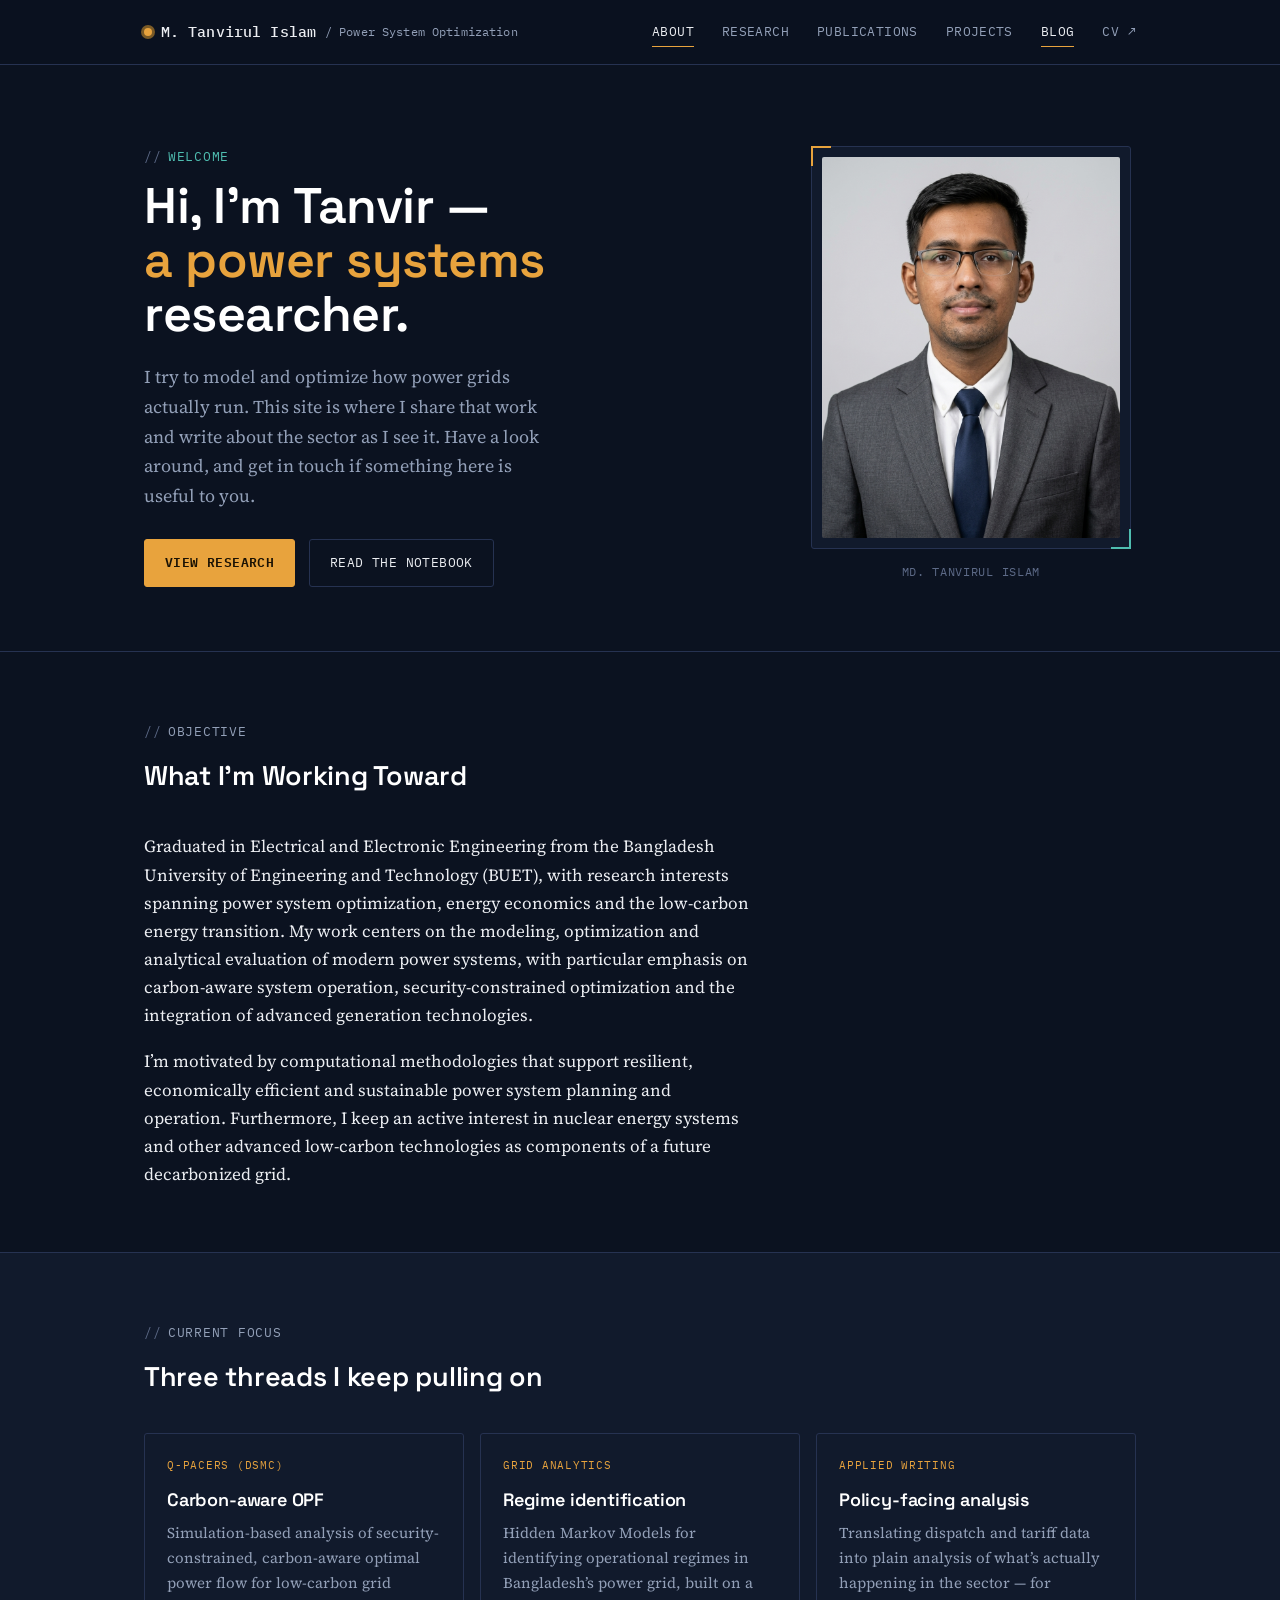
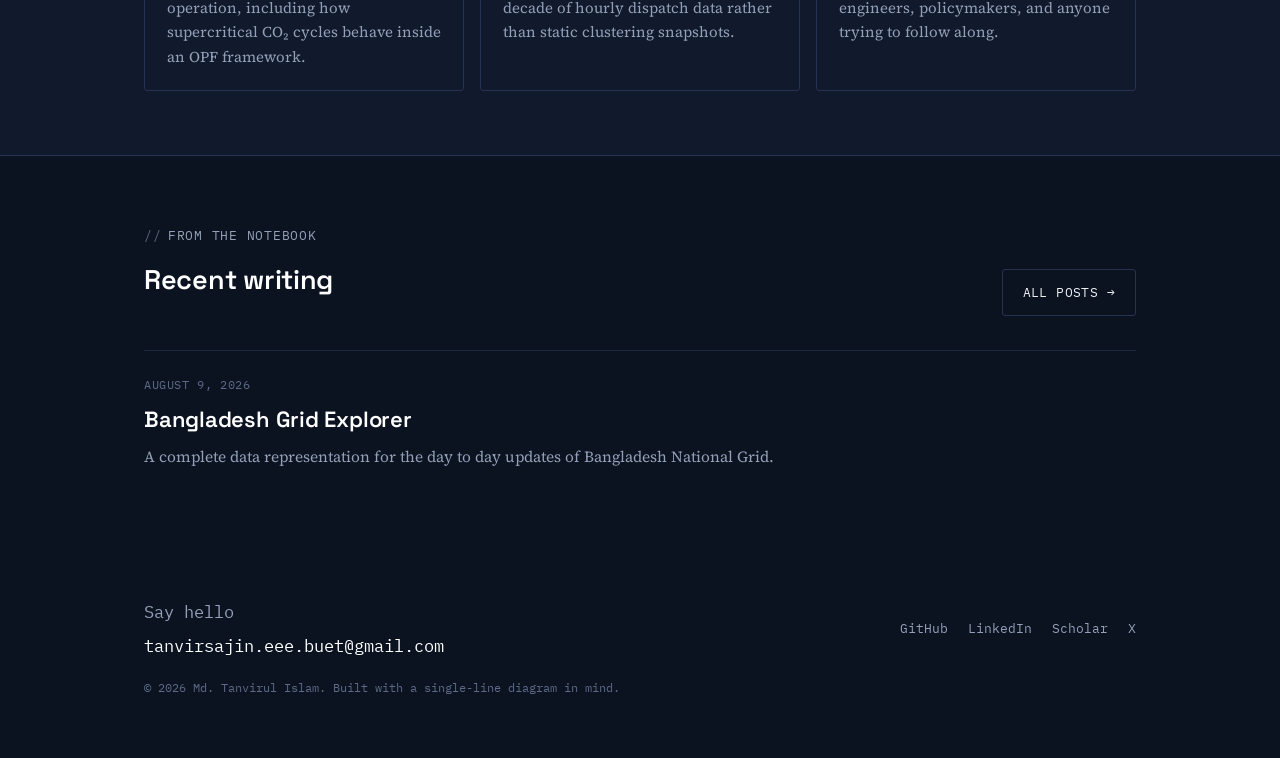
<file: index.html>
<!DOCTYPE html>
<html lang="en">
<head>
<meta charset="UTF-8">
<meta name="viewport" content="width=device-width, initial-scale=1.0">
<title>Md. Tanvirul Islam: Power Systems Research</title>
<meta name="description" content="Research portfolio of Md. Tanvirul Islam: power system optimization, carbon-aware grid operation, and data-driven methods for Bangladesh's power network.">
<link rel="icon" href="favicon.svg" type="image/svg+xml">
<link rel="preconnect" href="https://fonts.googleapis.com">
<link href="https://fonts.googleapis.com/css2?family=Space+Grotesk:wght@500;600;700&family=Source+Serif+4:ital,opsz,wght@0,8..60,400;0,8..60,600;1,8..60,400&family=IBM+Plex+Mono:wght@400;500&display=swap" rel="stylesheet">
<link rel="stylesheet" href="assets/css/style.css">
</head>
<body>

<header class="site-header">
  <div class="container">
    <a class="brand" href="index.html"><span class="dot"></span>M. Tanvirul Islam <small>/ Power System Optimization</small></a>
    <nav class="nav" id="nav">
      <a href="index.html" aria-current="page">About</a>
      <a href="research.html">Research</a>
      <a href="publications.html">Publications</a>
      <a href="projects.html">Projects</a>
      <a href="blog/index.html">Blog</a>
      <a href="assets/cv.pdf" target="_blank" rel="noopener">CV ↗</a>
    </nav>
    <button class="nav-toggle" aria-label="Toggle menu" aria-expanded="false">
      <svg width="18" height="14" viewBox="0 0 18 14" fill="none"><path d="M0 1H18M0 7H18M0 13H18" stroke="currentColor" stroke-width="1.6"/></svg>
    </button>
  </div>
</header>

<section class="hero">
  <div class="container">
    <div>
      <p class="eyebrow">Welcome</p>
      <h1>Hi, I&rsquo;m Tanvir —<br><span class="accent"> a power systems</span> researcher.</h1>
      <p class="lede">I try to model and optimize how power grids actually run. This site is where I share that work and write about the sector as I see it. Have a look around, and get in touch if something here is useful to you.</p>
      <div class="cta-row">
        <a class="btn btn-primary" href="research.html">View Research</a>
        <a class="btn btn-ghost" href="blog/index.html">Read The Notebook</a>
      </div>
    </div>

    <div class="portrait">
      <div class="portrait-frame">
        <img src="assets/images/portrait.png" alt="Portrait of Md. Tanvirul Islam" width="912" height="1168">
      </div>
      <p class="portrait-caption">Md. Tanvirul Islam</p>
    </div>
  </div>
</section>

<section class="section">
  <div class="container">
    <div class="section-head">
      <p class="eyebrow">Objective</p>
      <h2>What I&rsquo;m Working Toward</h2>
    </div>
    <div style="max-width: 68ch;">
      <p>Graduated in Electrical and Electronic Engineering from the Bangladesh University of Engineering and Technology (BUET), with research interests spanning power system optimization, energy economics and the low-carbon energy transition. My work centers on the modeling, optimization and analytical evaluation of modern power systems, with particular emphasis on carbon-aware system operation, security-constrained optimization and the integration of advanced generation technologies.</p>
      <p>I&rsquo;m motivated by computational methodologies that support resilient, economically efficient and sustainable power system planning and operation. Furthermore, I keep an active interest in nuclear energy systems and other advanced low-carbon technologies as components of a future decarbonized grid.</p>
    </div>
  </div>
</section>

<section class="section section-alt">
  <div class="container">
    <div class="section-head">
      <p class="eyebrow">Current Focus</p>
      <h2>Three threads I keep pulling on</h2>
    </div>
    <div class="grid-3">
      <div class="pillar">
        <span class="tag">Q-PACERS (DSMC)</span>
        <h3>Carbon-aware OPF</h3>
        <p>Simulation-based analysis of security-constrained, carbon-aware optimal power flow for low-carbon grid operation, including how supercritical CO&#8322; cycles behave inside an OPF framework.</p>
      </div>
      <div class="pillar">
        <span class="tag">Grid analytics</span>
        <h3>Regime identification</h3>
        <p>Hidden Markov Models for identifying operational regimes in Bangladesh&rsquo;s power grid, built on a decade of hourly dispatch data rather than static clustering snapshots.</p>
      </div>
      <div class="pillar">
        <span class="tag">Applied writing</span>
        <h3>Policy-facing analysis</h3>
        <p>Translating dispatch and tariff data into plain analysis of what&rsquo;s actually happening in the sector — for engineers, policymakers, and anyone trying to follow along.</p>
      </div>
    </div>
  </div>
</section>

<section class="section" id="latest">
  <div class="container">
    <div class="section-head" style="display:flex; justify-content:space-between; align-items:flex-end; gap:20px; flex-wrap:wrap; max-width:none;">
      <div>
        <p class="eyebrow">From The Notebook</p>
        <h2>Recent writing</h2>
      </div>
      <a class="btn btn-ghost" href="blog/index.html">All posts →</a>
    </div>
    <div id="latest-post" class="card">
      <p class="muted">Loading&hellip;</p>
    </div>
  </div>
</section>

<footer class="site-footer" id="contact">
  <div class="container">
    <div>
      <p class="mono muted" style="margin-bottom:6px;">Say hello</p>
      <a data-site-email="text" href="#" class="mono" style="color:#fff; text-decoration:none;">email</a>
    </div>
    <div class="footer-links">
      <a data-site-github href="#" target="_blank" rel="noopener">GitHub</a>
      <a data-site-linkedin href="#" target="_blank" rel="noopener">LinkedIn</a>
      <a data-site-scholar href="#" target="_blank" rel="noopener">Scholar</a>
      <a data-site-twitter href="#" target="_blank" rel="noopener">X</a>
    </div>
  </div>
  <div class="container" style="margin-top:18px;">
    <p class="footer-note">&copy; <span data-site-year>2026</span> Md. Tanvirul Islam. Built with a single-line diagram in mind.</p>
  </div>
</footer>

<script src="assets/js/config.js"></script>
<script src="assets/js/nav.js"></script>
<script>
  fetch("blog/posts.json").then(r => r.json()).then(posts => {
    const mount = document.getElementById("latest-post");
    if (!posts.length) { mount.innerHTML = '<p class="muted">First post is on its way.</p>'; return; }
    const p = posts[0];
    const d = new Date(p.date + "T00:00:00");
    const date = isNaN(d) ? p.date : d.toLocaleDateString("en-US", {year:"numeric", month:"long", day:"numeric"});
    mount.outerHTML = `<a class="post-list-item" id="latest-post" href="blog/post.html?post=${encodeURIComponent(p.slug)}">
      <div class="post-date mono">${date}</div>
      <h3>${p.title}</h3>
      <p class="post-excerpt">${p.excerpt}</p>
    </a>`;
  }).catch(() => {
    document.getElementById("latest-post").innerHTML = '<p class="muted">Posts will appear here once the blog is live — see README for local preview notes.</p>';
  });
</script>
</body>
</html>
</file>
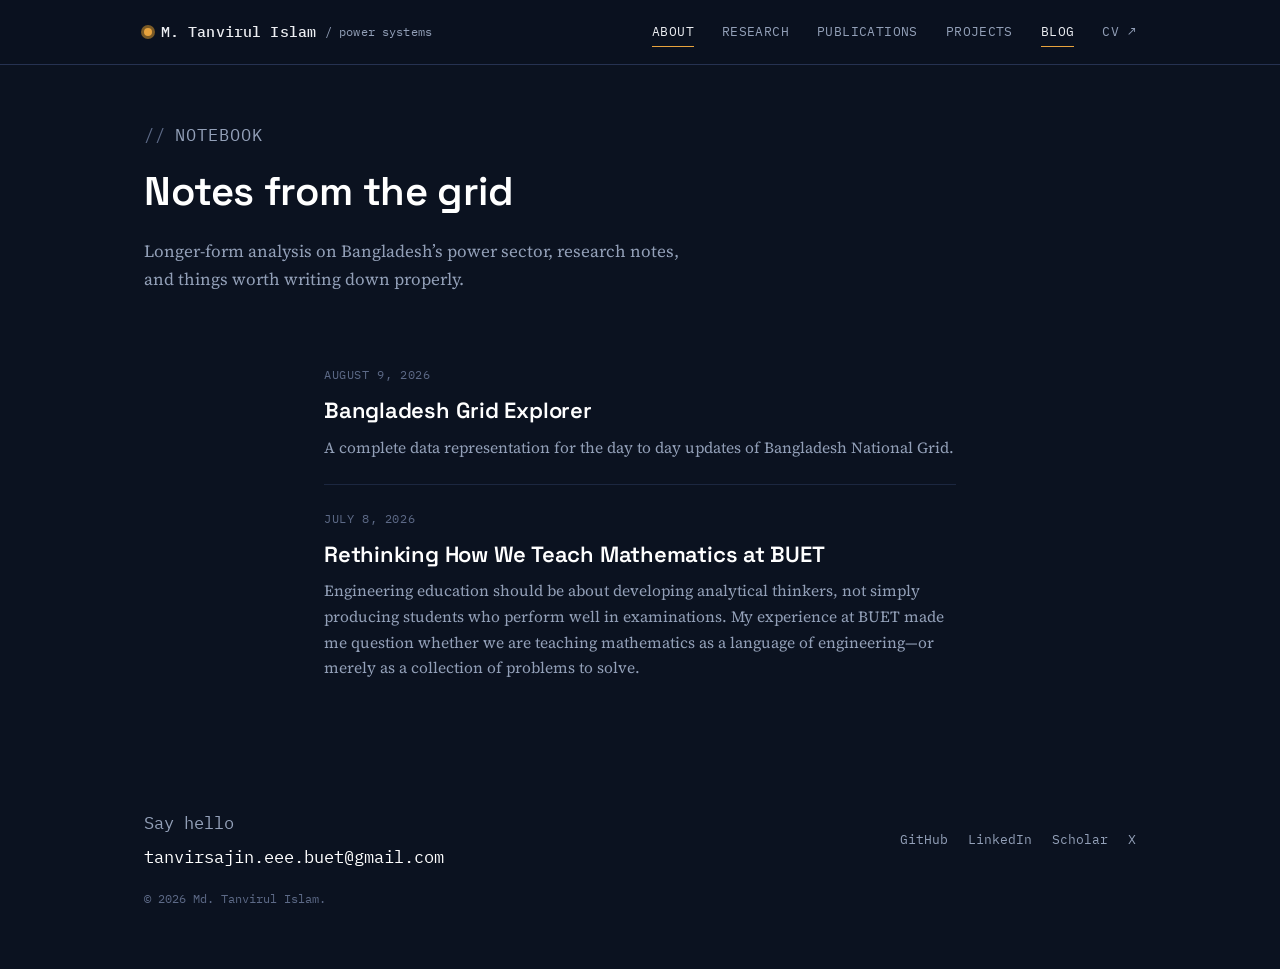
<file: blog/index.html>
<!DOCTYPE html>
<html lang="en">
<head>
<meta charset="UTF-8">
<meta name="viewport" content="width=device-width, initial-scale=1.0">
<title>Notebook — Md. Tanvirul Islam</title>
<link rel="icon" href="../favicon.svg" type="image/svg+xml">
<link rel="preconnect" href="https://fonts.googleapis.com">
<link href="https://fonts.googleapis.com/css2?family=Space+Grotesk:wght@500;600;700&family=Source+Serif+4:ital,opsz,wght@0,8..60,400;0,8..60,600;1,8..60,400&family=IBM+Plex+Mono:wght@400;500&display=swap" rel="stylesheet">
<link rel="stylesheet" href="../assets/css/style.css">
</head>
<body>

<header class="site-header">
  <div class="container">
    <a class="brand" href="../index.html"><span class="dot"></span>M. Tanvirul Islam <small>/ power systems</small></a>
    <nav class="nav" id="nav">
      <a href="../index.html">About</a>
      <a href="../research.html">Research</a>
      <a href="../publications.html">Publications</a>
      <a href="../projects.html">Projects</a>
      <a href="index.html" aria-current="page">Blog</a>
      <a href="../assets/cv.pdf" target="_blank" rel="noopener">CV ↗</a>
    </nav>
    <button class="nav-toggle" aria-label="Toggle menu" aria-expanded="false">
      <svg width="18" height="14" viewBox="0 0 18 14" fill="none"><path d="M0 1H18M0 7H18M0 13H18" stroke="currentColor" stroke-width="1.6"/></svg>
    </button>
  </div>
</header>

<section class="page-hero">
  <div class="container">
    <p class="eyebrow">Notebook</p>
    <h1>Notes from the grid</h1>
    <p>Longer-form analysis on Bangladesh&rsquo;s power sector, research notes, and things worth writing down properly.</p>
  </div>
</section>

<section class="section">
  <div class="container" style="max-width: 760px;">
    <div id="post-list">
      <p class="muted">Loading posts&hellip;</p>
    </div>
  </div>
</section>

<footer class="site-footer">
  <div class="container">
    <div>
      <p class="mono muted" style="margin-bottom:6px;">Say hello</p>
      <a data-site-email="text" href="#" class="mono" style="color:#fff; text-decoration:none;">email</a>
    </div>
    <div class="footer-links">
      <a data-site-github href="#" target="_blank" rel="noopener">GitHub</a>
      <a data-site-linkedin href="#" target="_blank" rel="noopener">LinkedIn</a>
      <a data-site-scholar href="#" target="_blank" rel="noopener">Scholar</a>
      <a data-site-twitter href="#" target="_blank" rel="noopener">X</a>
    </div>
  </div>
  <div class="container" style="margin-top:18px;">
    <p class="footer-note">&copy; <span data-site-year>2026</span> Md. Tanvirul Islam.</p>
  </div>
</footer>

<script src="../assets/js/config.js"></script>
<script src="../assets/js/nav.js"></script>
<script src="../assets/js/blog.js"></script>
</body>
</html>
</file>
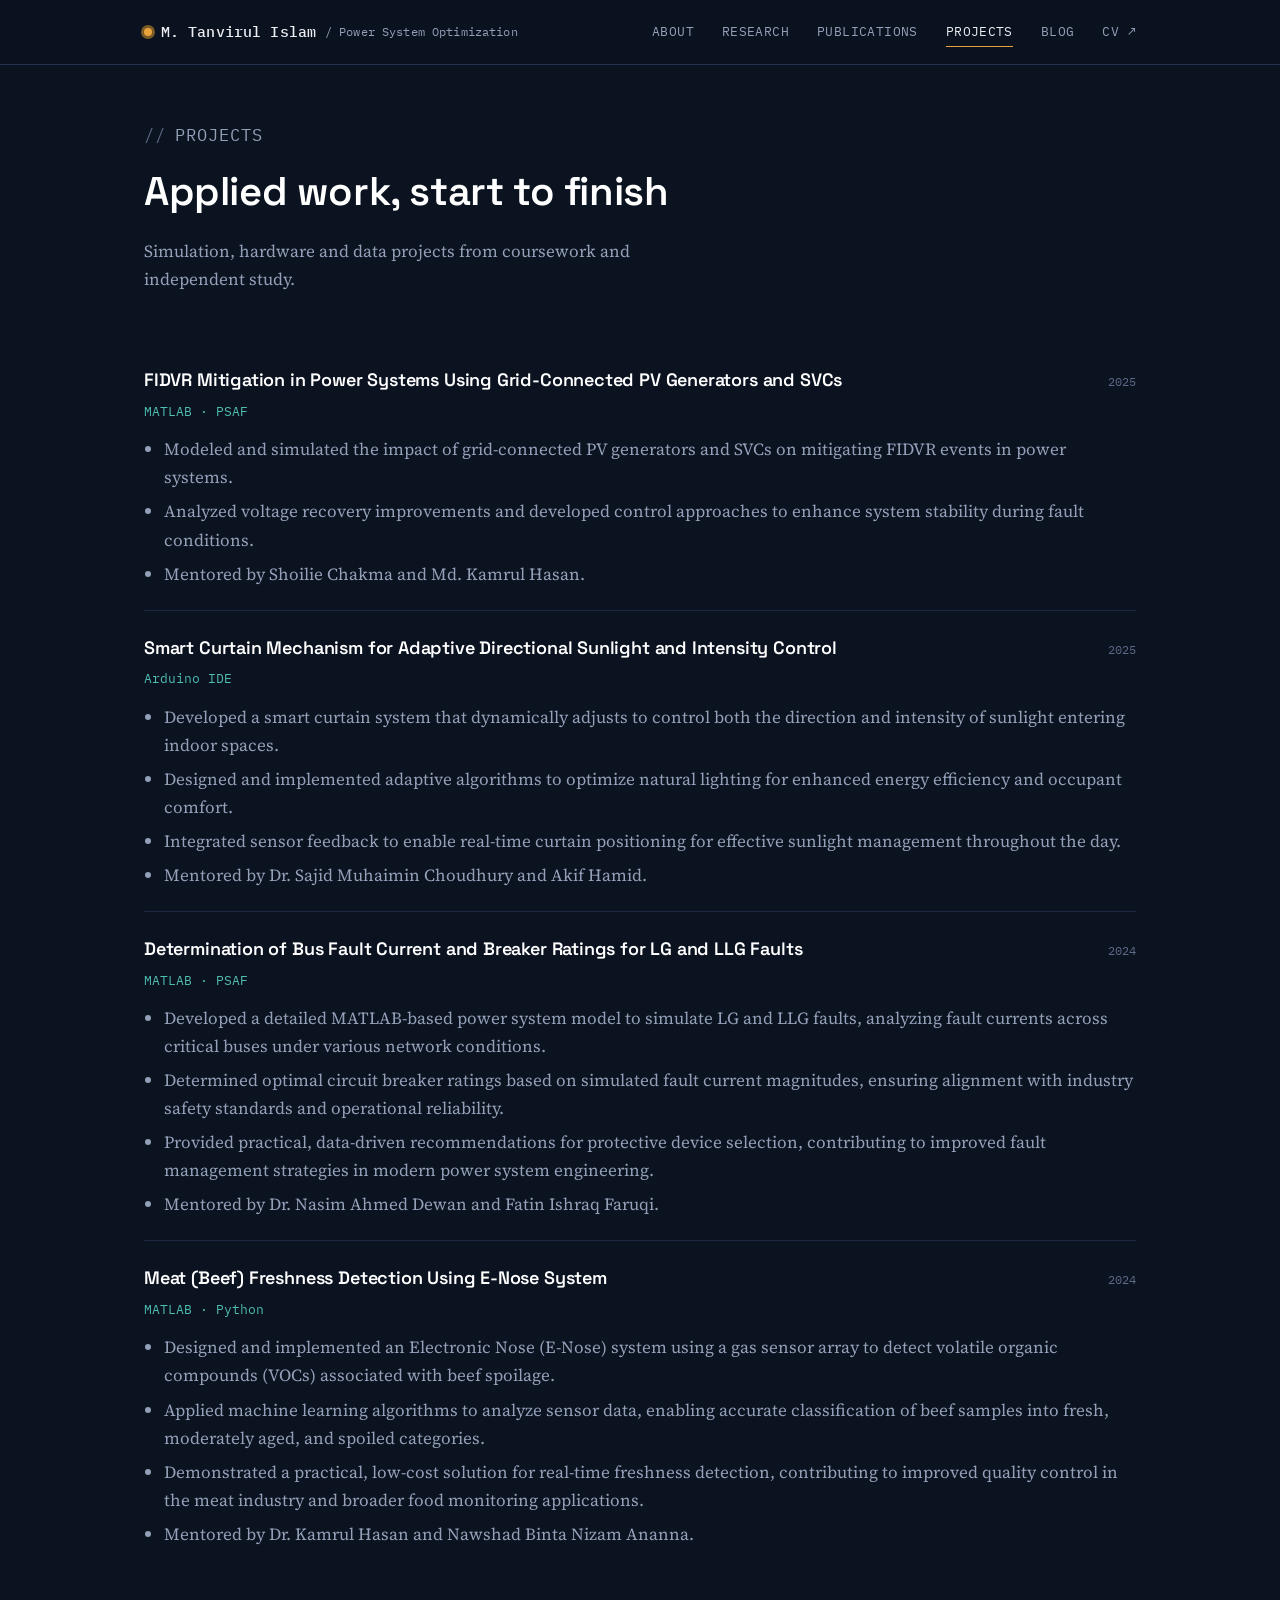
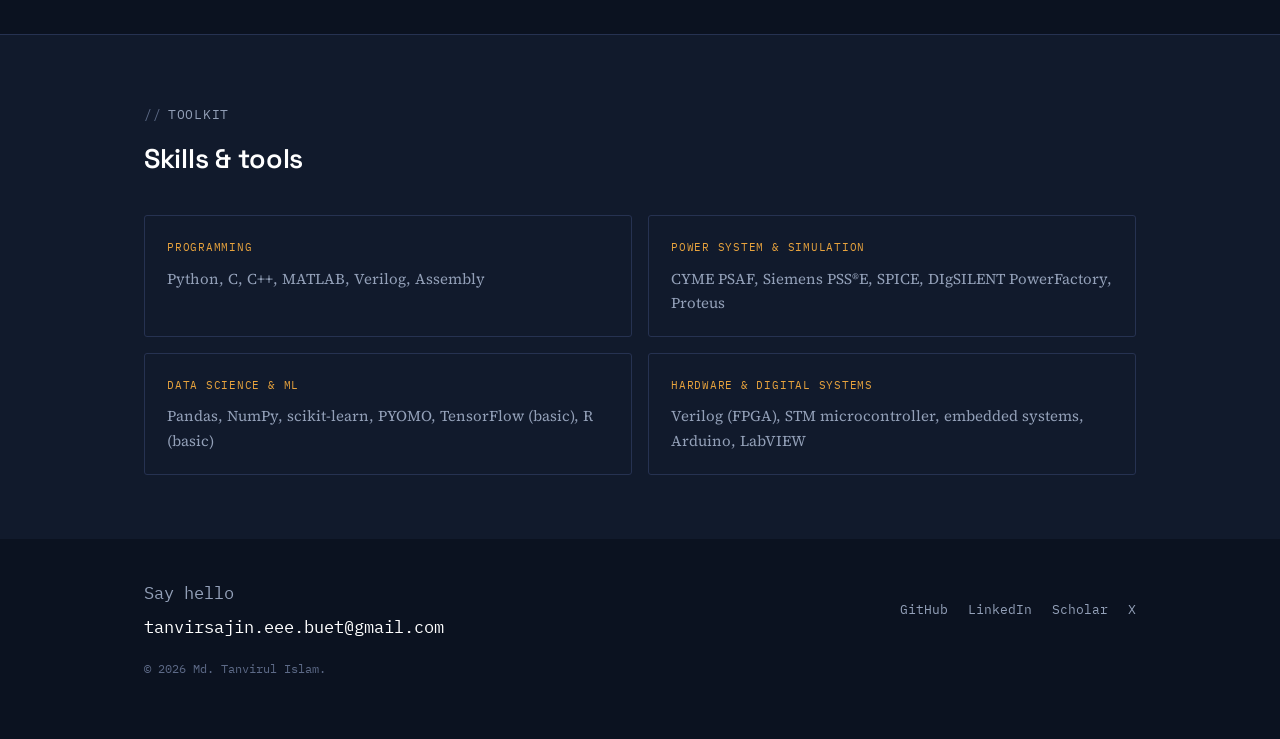
<file: projects.html>
<!DOCTYPE html>
<html lang="en">
<head>
<meta charset="UTF-8">
<meta name="viewport" content="width=device-width, initial-scale=1.0">
<title>Projects — Md. Tanvirul Islam</title>
<link rel="icon" href="favicon.svg" type="image/svg+xml">
<link rel="preconnect" href="https://fonts.googleapis.com">
<link href="https://fonts.googleapis.com/css2?family=Space+Grotesk:wght@500;600;700&family=Source+Serif+4:ital,opsz,wght@0,8..60,400;0,8..60,600;1,8..60,400&family=IBM+Plex+Mono:wght@400;500&display=swap" rel="stylesheet">
<link rel="stylesheet" href="assets/css/style.css">
</head>
<body>

<header class="site-header">
  <div class="container">
    <a class="brand" href="index.html"><span class="dot"></span>M. Tanvirul Islam <small>/ Power System Optimization</small></a>
    <nav class="nav" id="nav">
      <a href="index.html">About</a>
      <a href="research.html">Research</a>
      <a href="publications.html">Publications</a>
      <a href="projects.html" aria-current="page">Projects</a>
      <a href="blog/index.html">Blog</a>
      <a href="assets/cv.pdf" target="_blank" rel="noopener">CV ↗</a>
    </nav>
    <button class="nav-toggle" aria-label="Toggle menu" aria-expanded="false">
      <svg width="18" height="14" viewBox="0 0 18 14" fill="none"><path d="M0 1H18M0 7H18M0 13H18" stroke="currentColor" stroke-width="1.6"/></svg>
    </button>
  </div>
</header>

<section class="page-hero">
  <div class="container">
    <p class="eyebrow">Projects</p>
    <h1>Applied work, start to finish</h1>
    <p>Simulation, hardware and data projects from coursework and independent study.</p>
  </div>
</section>

<section class="section">
  <div class="container">

    <div class="entry">
      <div class="entry-head">
        <h3>FIDVR Mitigation in Power Systems Using Grid-Connected PV Generators and SVCs</h3>
        <span class="entry-date">2025</span>
      </div>
      <p class="entry-org">MATLAB · PSAF</p>
      <ul>
        <li>Modeled and simulated the impact of grid-connected PV generators and SVCs on mitigating FIDVR events in power systems.</li>
        <li>Analyzed voltage recovery improvements and developed control approaches to enhance system stability during fault conditions.</li>
        <li>Mentored by Shoilie Chakma and Md. Kamrul Hasan.</li>
      </ul>
    </div>

    <div class="entry">
      <div class="entry-head">
        <h3>Smart Curtain Mechanism for Adaptive Directional Sunlight and Intensity Control</h3>
        <span class="entry-date">2025</span>
      </div>
      <p class="entry-org">Arduino IDE</p>
      <ul>
        <li>Developed a smart curtain system that dynamically adjusts to control both the direction and intensity of sunlight entering indoor spaces.</li>
        <li>Designed and implemented adaptive algorithms to optimize natural lighting for enhanced energy efficiency and occupant comfort.</li>
        <li>Integrated sensor feedback to enable real-time curtain positioning for effective sunlight management throughout the day.</li>
        <li>Mentored by Dr. Sajid Muhaimin Choudhury and Akif Hamid.</li>
      </ul>
    </div>

    <div class="entry">
      <div class="entry-head">
        <h3>Determination of Bus Fault Current and Breaker Ratings for LG and LLG Faults</h3>
        <span class="entry-date">2024</span>
      </div>
      <p class="entry-org">MATLAB · PSAF</p>
      <ul>
        <li>Developed a detailed MATLAB-based power system model to simulate LG and LLG faults, analyzing fault currents across critical buses under various network conditions.</li>
        <li>Determined optimal circuit breaker ratings based on simulated fault current magnitudes, ensuring alignment with industry safety standards and operational reliability.</li>
        <li>Provided practical, data-driven recommendations for protective device selection, contributing to improved fault management strategies in modern power system engineering.</li>
        <li>Mentored by Dr. Nasim Ahmed Dewan and Fatin Ishraq Faruqi.</li>
      </ul>
    </div>

    <div class="entry">
      <div class="entry-head">
        <h3>Meat (Beef) Freshness Detection Using E-Nose System</h3>
        <span class="entry-date">2024</span>
      </div>
      <p class="entry-org">MATLAB · Python</p>
      <ul>
        <li>Designed and implemented an Electronic Nose (E-Nose) system using a gas sensor array to detect volatile organic compounds (VOCs) associated with beef spoilage.</li>
        <li>Applied machine learning algorithms to analyze sensor data, enabling accurate classification of beef samples into fresh, moderately aged, and spoiled categories.</li>
        <li>Demonstrated a practical, low-cost solution for real-time freshness detection, contributing to improved quality control in the meat industry and broader food monitoring applications.</li>
        <li>Mentored by Dr. Kamrul Hasan and Nawshad Binta Nizam Ananna.</li>
      </ul>
    </div>

  </div>
</section>

<section class="section section-alt">
  <div class="container">
    <div class="section-head">
      <p class="eyebrow">Toolkit</p>
      <h2>Skills &amp; tools</h2>
    </div>
    <div class="grid-2">
      <div class="pillar">
        <span class="tag">Programming</span>
        <p style="color:var(--text-muted); margin:0;">Python, C, C++, MATLAB, Verilog, Assembly</p>
      </div>
      <div class="pillar">
        <span class="tag">Power system &amp; simulation</span>
        <p style="color:var(--text-muted); margin:0;">CYME PSAF, Siemens PSS&reg;E, SPICE, DIgSILENT PowerFactory, Proteus</p>
      </div>
      <div class="pillar">
        <span class="tag">Data science &amp; ML</span>
        <p style="color:var(--text-muted); margin:0;">Pandas, NumPy, scikit-learn, PYOMO, TensorFlow (basic), R (basic)</p>
      </div>
      <div class="pillar">
        <span class="tag">Hardware &amp; digital systems</span>
        <p style="color:var(--text-muted); margin:0;">Verilog (FPGA), STM microcontroller, embedded systems, Arduino, LabVIEW</p>
      </div>
    </div>
  </div>
</section>

<footer class="site-footer">
  <div class="container">
    <div>
      <p class="mono muted" style="margin-bottom:6px;">Say hello</p>
      <a data-site-email="text" href="#" class="mono" style="color:#fff; text-decoration:none;">email</a>
    </div>
    <div class="footer-links">
      <a data-site-github href="#" target="_blank" rel="noopener">GitHub</a>
      <a data-site-linkedin href="#" target="_blank" rel="noopener">LinkedIn</a>
      <a data-site-scholar href="#" target="_blank" rel="noopener">Scholar</a>
      <a data-site-twitter href="#" target="_blank" rel="noopener">X</a>
    </div>
  </div>
  <div class="container" style="margin-top:18px;">
    <p class="footer-note">&copy; <span data-site-year>2026</span> Md. Tanvirul Islam.</p>
  </div>
</footer>

<script src="assets/js/config.js"></script>
<script src="assets/js/nav.js"></script>
</body>
</html>
</file>
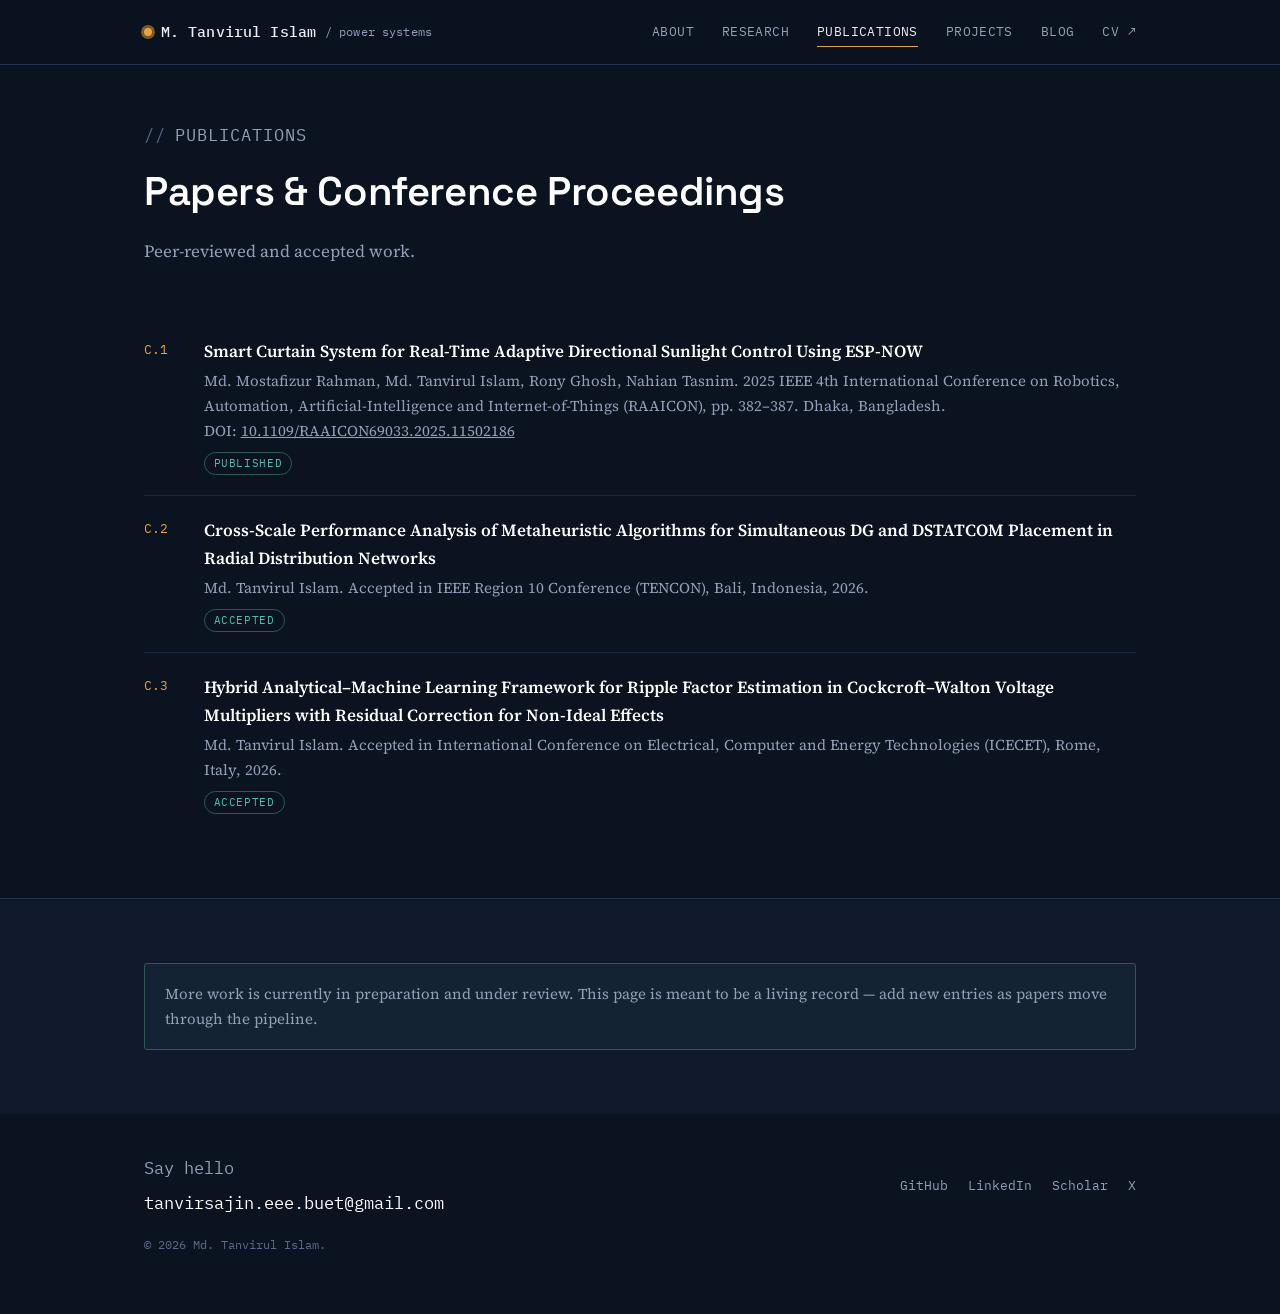
<file: publications.html>
<!DOCTYPE html>
<html lang="en">
<head>
<meta charset="UTF-8">
<meta name="viewport" content="width=device-width, initial-scale=1.0">
<title>Publications — Md. Tanvirul Islam</title>
<link rel="icon" href="favicon.svg" type="image/svg+xml">
<link rel="preconnect" href="https://fonts.googleapis.com">
<link href="https://fonts.googleapis.com/css2?family=Space+Grotesk:wght@500;600;700&family=Source+Serif+4:ital,opsz,wght@0,8..60,400;0,8..60,600;1,8..60,400&family=IBM+Plex+Mono:wght@400;500&display=swap" rel="stylesheet">
<link rel="stylesheet" href="assets/css/style.css">
</head>
<body>

<header class="site-header">
  <div class="container">
    <a class="brand" href="index.html"><span class="dot"></span>M. Tanvirul Islam <small>/ power systems</small></a>
    <nav class="nav" id="nav">
      <a href="index.html">About</a>
      <a href="research.html">Research</a>
      <a href="publications.html" aria-current="page">Publications</a>
      <a href="projects.html">Projects</a>
      <a href="blog/index.html">Blog</a>
      <a href="assets/cv.pdf" target="_blank" rel="noopener">CV ↗</a>
    </nav>
    <button class="nav-toggle" aria-label="Toggle menu" aria-expanded="false">
      <svg width="18" height="14" viewBox="0 0 18 14" fill="none"><path d="M0 1H18M0 7H18M0 13H18" stroke="currentColor" stroke-width="1.6"/></svg>
    </button>
  </div>
</header>

<section class="page-hero">
  <div class="container">
    <p class="eyebrow">Publications</p>
    <h1>Papers &amp; Conference Proceedings</h1>
    <p>Peer-reviewed and accepted work.</p>
  </div>
</section>

<section class="section">
  <div class="container">

    <div class="pub">
      <div class="pub-id mono">C.1</div>
      <div>
        <div class="pub-title">Smart Curtain System for Real-Time Adaptive Directional Sunlight Control Using ESP-NOW</div>
        <div class="pub-venue">Md. Mostafizur Rahman, Md. Tanvirul Islam, Rony Ghosh, Nahian Tasnim. 2025 IEEE 4th International Conference on Robotics, Automation, Artificial-Intelligence and Internet-of-Things (RAAICON), pp. 382&ndash;387. Dhaka, Bangladesh.<br>DOI: <a href="https://doi.org/10.1109/RAAICON69033.2025.11502186" target="_blank" rel="noopener">10.1109/RAAICON69033.2025.11502186</a></div>
        <span class="pub-tag">Published</span>
      </div>
    </div>

    <div class="pub">
      <div class="pub-id mono">C.2</div>
      <div>
        <div class="pub-title">Cross-Scale Performance Analysis of Metaheuristic Algorithms for Simultaneous DG and DSTATCOM Placement in Radial Distribution Networks</div>
        <div class="pub-venue">Md. Tanvirul Islam. Accepted in IEEE Region 10 Conference (TENCON), Bali, Indonesia, 2026.</div>
        <span class="pub-tag">Accepted</span>
      </div>
    </div>

    <div class="pub">
      <div class="pub-id mono">C.3</div>
      <div>
        <div class="pub-title">Hybrid Analytical&ndash;Machine Learning Framework for Ripple Factor Estimation in Cockcroft&ndash;Walton Voltage Multipliers with Residual Correction for Non-Ideal Effects</div>
        <div class="pub-venue">Md. Tanvirul Islam. Accepted in International Conference on Electrical, Computer and Energy Technologies (ICECET), Rome, Italy, 2026.</div>
        <span class="pub-tag">Accepted</span>
      </div>
    </div>

  </div>
</section>

<section class="section section-alt">
  <div class="container">
    <div class="callout">More work is currently in preparation and under review. This page is meant to be a living record — add new entries as papers move through the pipeline.</div>
  </div>
</section>

<footer class="site-footer">
  <div class="container">
    <div>
      <p class="mono muted" style="margin-bottom:6px;">Say hello</p>
      <a data-site-email="text" href="#" class="mono" style="color:#fff; text-decoration:none;">email</a>
    </div>
    <div class="footer-links">
      <a data-site-github href="#" target="_blank" rel="noopener">GitHub</a>
      <a data-site-linkedin href="#" target="_blank" rel="noopener">LinkedIn</a>
      <a data-site-scholar href="#" target="_blank" rel="noopener">Scholar</a>
      <a data-site-twitter href="#" target="_blank" rel="noopener">X</a>
    </div>
  </div>
  <div class="container" style="margin-top:18px;">
    <p class="footer-note">&copy; <span data-site-year>2026</span> Md. Tanvirul Islam.</p>
  </div>
</footer>

<script src="assets/js/config.js"></script>
<script src="assets/js/nav.js"></script>
</body>
</html>
</file>
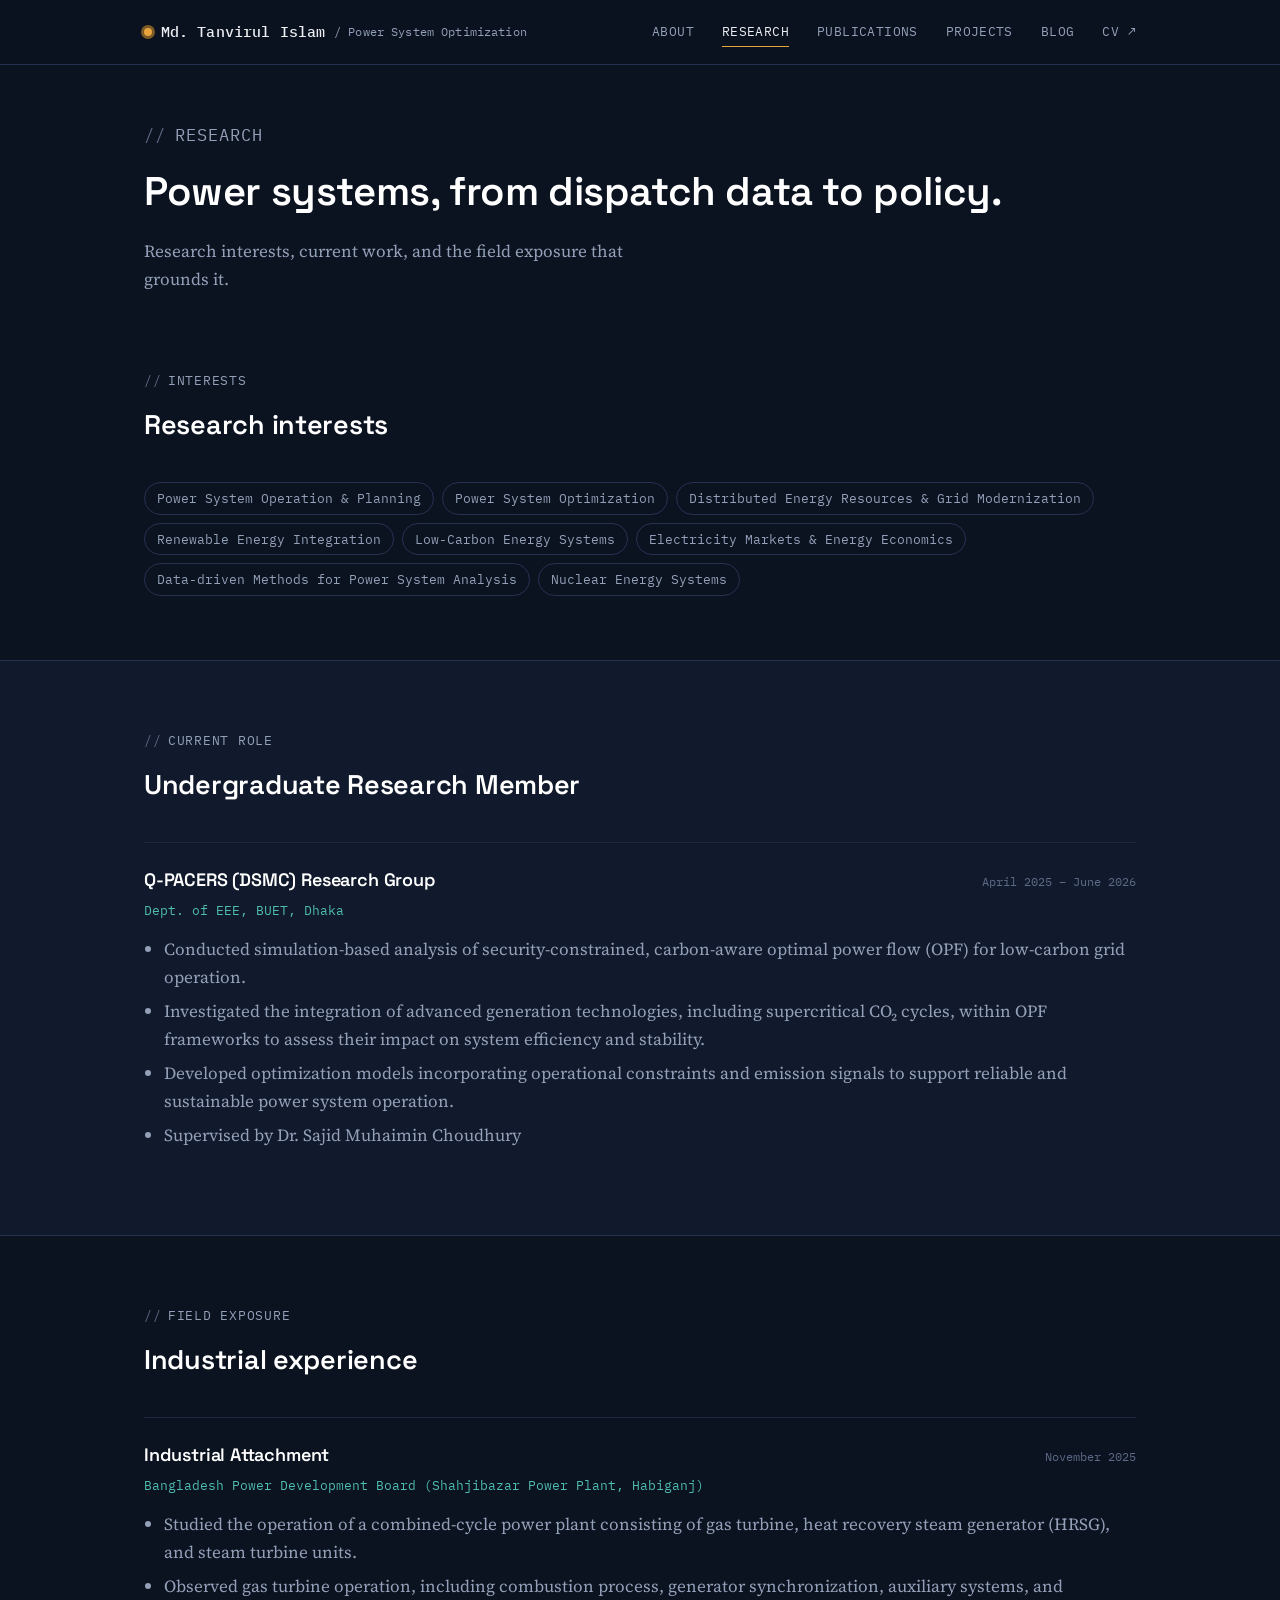
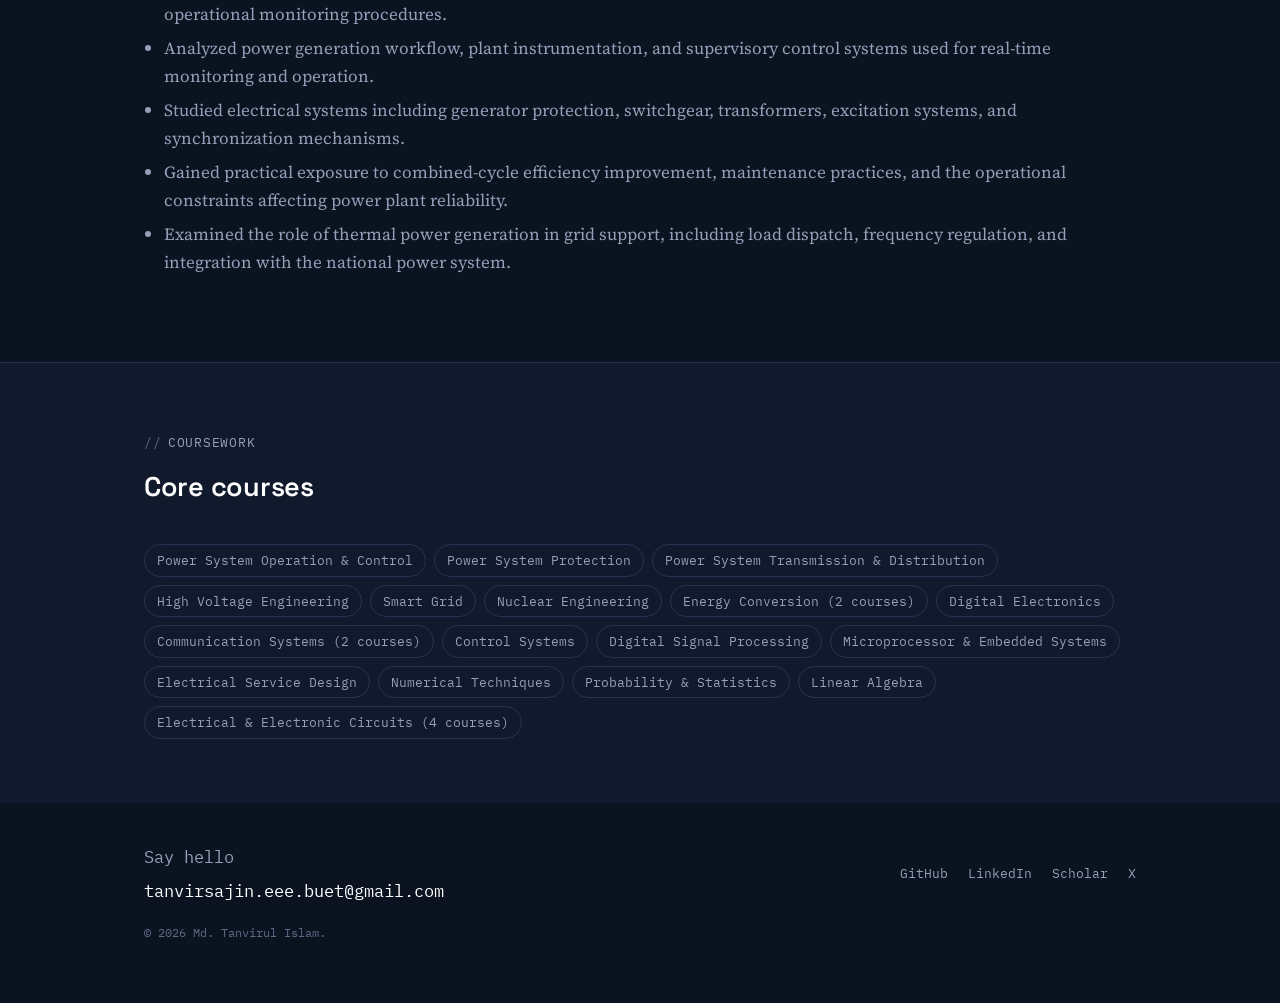
<file: research.html>
<!DOCTYPE html>
<html lang="en">
<head>
<meta charset="UTF-8">
<meta name="viewport" content="width=device-width, initial-scale=1.0">
<title>Research: Md. Tanvirul Islam</title>
<link rel="icon" href="favicon.svg" type="image/svg+xml">
<link rel="preconnect" href="https://fonts.googleapis.com">
<link href="https://fonts.googleapis.com/css2?family=Space+Grotesk:wght@500;600;700&family=Source+Serif+4:ital,opsz,wght@0,8..60,400;0,8..60,600;1,8..60,400&family=IBM+Plex+Mono:wght@400;500&display=swap" rel="stylesheet">
<link rel="stylesheet" href="assets/css/style.css">
</head>
<body>

<header class="site-header">
  <div class="container">
    <a class="brand" href="index.html"><span class="dot"></span>Md. Tanvirul Islam <small>/ Power System Optimization</small></a>
    <nav class="nav" id="nav">
      <a href="index.html">About</a>
      <a href="research.html" aria-current="page">Research</a>
      <a href="publications.html">Publications</a>
      <a href="projects.html">Projects</a>
      <a href="blog/index.html">Blog</a>
      <a href="assets/cv.pdf" target="_blank" rel="noopener">CV ↗</a>
    </nav>
    <button class="nav-toggle" aria-label="Toggle menu" aria-expanded="false">
      <svg width="18" height="14" viewBox="0 0 18 14" fill="none"><path d="M0 1H18M0 7H18M0 13H18" stroke="currentColor" stroke-width="1.6"/></svg>
    </button>
  </div>
</header>

<section class="page-hero">
  <div class="container">
    <p class="eyebrow">Research</p>
    <h1>Power systems, from dispatch data to policy.</h1>
    <p>Research interests, current work, and the field exposure that grounds it.</p>
  </div>
</section>

<section class="section">
  <div class="container">
    <div class="section-head">
      <p class="eyebrow">Interests</p>
      <h2>Research interests</h2>
    </div>
    <div class="chips">
      <span class="chip">Power System Operation &amp; Planning</span>
      <span class="chip">Power System Optimization</span>
      <span class="chip">Distributed Energy Resources &amp; Grid Modernization</span>
      <span class="chip">Renewable Energy Integration</span>
      <span class="chip">Low-Carbon Energy Systems</span>
      <span class="chip">Electricity Markets &amp; Energy Economics</span>
      <span class="chip">Data-driven Methods for Power System Analysis</span>
      <span class="chip">Nuclear Energy Systems</span>
    </div>
  </div>
</section>

<section class="section section-alt">
  <div class="container">
    <div class="section-head">
      <p class="eyebrow">Current role</p>
      <h2>Undergraduate Research Member</h2>
    </div>
    <div class="entry">
      <div class="entry-head">
        <h3>Q-PACERS (DSMC) Research Group</h3>
        <span class="entry-date">April 2025 – June 2026</span>
      </div>
      <p class="entry-org">Dept. of EEE, BUET, Dhaka</p>
      <ul>
        <li>Conducted simulation-based analysis of security-constrained, carbon-aware optimal power flow (OPF) for low-carbon grid operation.</li>
        <li>Investigated the integration of advanced generation technologies, including supercritical CO&#8322; cycles, within OPF frameworks to assess their impact on system efficiency and stability.</li>
        <li>Developed optimization models incorporating operational constraints and emission signals to support reliable and sustainable power system operation.</li>
        <li>Supervised by Dr. Sajid Muhaimin Choudhury</li>
      </ul>
    </div>
  </div>
</section>

<section class="section">
  <div class="container">
    <div class="section-head">
      <p class="eyebrow">Field exposure</p>
      <h2>Industrial experience</h2>
    </div>
    <div class="entry">
      <div class="entry-head">
        <h3>Industrial Attachment</h3>
        <span class="entry-date">November 2025</span>
      </div>
      <p class="entry-org">Bangladesh Power Development Board (Shahjibazar Power Plant, Habiganj)</p>
      <ul>
        <li>Studied the operation of a combined-cycle power plant consisting of gas turbine, heat recovery steam generator (HRSG), and steam turbine units.</li>
        <li>Observed gas turbine operation, including combustion process, generator synchronization, auxiliary systems, and operational monitoring procedures.</li>
        <li>Analyzed power generation workflow, plant instrumentation, and supervisory control systems used for real-time monitoring and operation.</li>
        <li>Studied electrical systems including generator protection, switchgear, transformers, excitation systems, and synchronization mechanisms.</li>
        <li>Gained practical exposure to combined-cycle efficiency improvement, maintenance practices, and the operational constraints affecting power plant reliability.</li>
        <li>Examined the role of thermal power generation in grid support, including load dispatch, frequency regulation, and integration with the national power system.</li>
      </ul>
    </div>
  </div>
</section>

<section class="section section-alt">
  <div class="container">
    <div class="section-head">
      <p class="eyebrow">Coursework</p>
      <h2>Core courses</h2>
    </div>
    <div class="chips">
      <span class="chip">Power System Operation &amp; Control</span>
      <span class="chip">Power System Protection</span>
      <span class="chip">Power System Transmission &amp; Distribution</span>
      <span class="chip">High Voltage Engineering</span>
      <span class="chip">Smart Grid</span>
      <span class="chip">Nuclear Engineering</span>
      <span class="chip">Energy Conversion (2 courses)</span>
      <span class="chip">Digital Electronics</span>
      <span class="chip">Communication Systems (2 courses)</span>
      <span class="chip">Control Systems</span>
      <span class="chip">Digital Signal Processing</span>
      <span class="chip">Microprocessor &amp; Embedded Systems</span>
      <span class="chip">Electrical Service Design</span>
      <span class="chip">Numerical Techniques</span>
      <span class="chip">Probability &amp; Statistics</span>
      <span class="chip">Linear Algebra</span>
      <span class="chip">Electrical &amp; Electronic Circuits (4 courses)</span>
    </div>
  </div>
</section>

<footer class="site-footer">
  <div class="container">
    <div>
      <p class="mono muted" style="margin-bottom:6px;">Say hello</p>
      <a data-site-email="text" href="#" class="mono" style="color:#fff; text-decoration:none;">email</a>
    </div>
    <div class="footer-links">
      <a data-site-github href="#" target="_blank" rel="noopener">GitHub</a>
      <a data-site-linkedin href="#" target="_blank" rel="noopener">LinkedIn</a>
      <a data-site-scholar href="#" target="_blank" rel="noopener">Scholar</a>
      <a data-site-twitter href="#" target="_blank" rel="noopener">X</a>
    </div>
  </div>
  <div class="container" style="margin-top:18px;">
    <p class="footer-note">&copy; <span data-site-year>2026</span> Md. Tanvirul Islam.</p>
  </div>
</footer>

<script src="assets/js/config.js"></script>
<script src="assets/js/nav.js"></script>
</body>
</html>
</file>
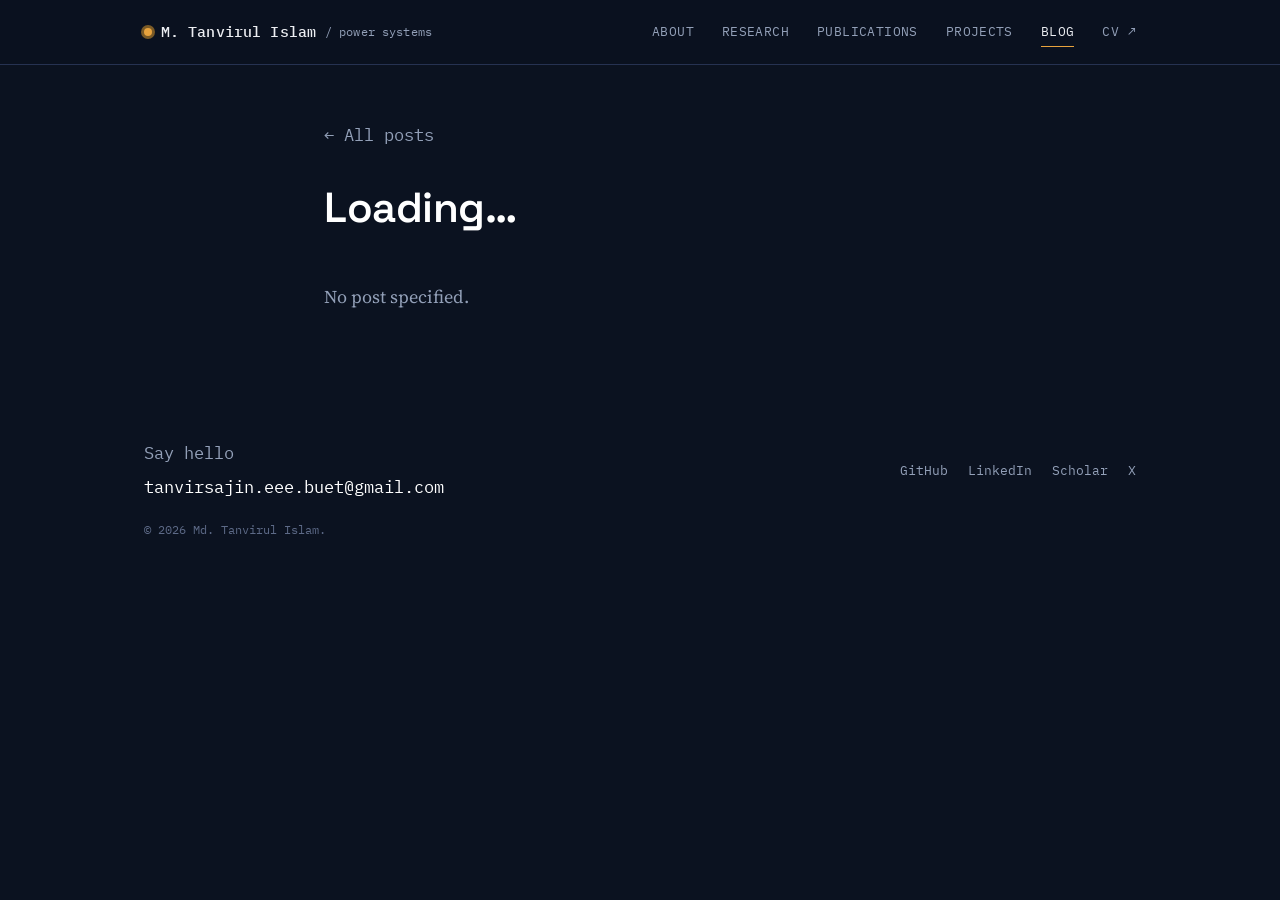
<file: blog/post.html>
<!DOCTYPE html>
<html lang="en">
<head>
<meta charset="UTF-8">
<meta name="viewport" content="width=device-width, initial-scale=1.0">
<title>Notebook — Md. Tanvirul Islam</title>
<link rel="icon" href="../favicon.svg" type="image/svg+xml">
<link rel="preconnect" href="https://fonts.googleapis.com">
<link href="https://fonts.googleapis.com/css2?family=Space+Grotesk:wght@500;600;700&family=Source+Serif+4:ital,opsz,wght@0,8..60,400;0,8..60,600;1,8..60,400&family=IBM+Plex+Mono:wght@400;500&display=swap" rel="stylesheet">
<link rel="stylesheet" href="../assets/css/style.css">
</head>
<body>

<header class="site-header">
  <div class="container">
    <a class="brand" href="../index.html"><span class="dot"></span>M. Tanvirul Islam <small>/ power systems</small></a>
    <nav class="nav" id="nav">
      <a href="../index.html">About</a>
      <a href="../research.html">Research</a>
      <a href="../publications.html">Publications</a>
      <a href="../projects.html">Projects</a>
      <a href="index.html" aria-current="page">Blog</a>
      <a href="../assets/cv.pdf" target="_blank" rel="noopener">CV ↗</a>
    </nav>
    <button class="nav-toggle" aria-label="Toggle menu" aria-expanded="false">
      <svg width="18" height="14" viewBox="0 0 18 14" fill="none"><path d="M0 1H18M0 7H18M0 13H18" stroke="currentColor" stroke-width="1.6"/></svg>
    </button>
  </div>
</header>

<section class="section" style="padding-top:56px;">
  <div class="container" style="max-width: 760px;">
    <p class="mono muted" style="margin-bottom:24px;"><a href="index.html" style="color:inherit; text-decoration:none;">&larr; All posts</a></p>
    <div class="post-header">
      <div class="post-date mono" id="post-date"></div>
      <h1 id="post-title">Loading&hellip;</h1>
    </div>
    <div class="post-body" id="post-content"></div>
  </div>
</section>

<footer class="site-footer">
  <div class="container">
    <div>
      <p class="mono muted" style="margin-bottom:6px;">Say hello</p>
      <a data-site-email="text" href="#" class="mono" style="color:#fff; text-decoration:none;">email</a>
    </div>
    <div class="footer-links">
      <a data-site-github href="#" target="_blank" rel="noopener">GitHub</a>
      <a data-site-linkedin href="#" target="_blank" rel="noopener">LinkedIn</a>
      <a data-site-scholar href="#" target="_blank" rel="noopener">Scholar</a>
      <a data-site-twitter href="#" target="_blank" rel="noopener">X</a>
    </div>
  </div>
  <div class="container" style="margin-top:18px;">
    <p class="footer-note">&copy; <span data-site-year>2026</span> Md. Tanvirul Islam.</p>
  </div>
</footer>

<script src="../assets/js/config.js"></script>
<script src="../assets/js/nav.js"></script>
<script src="../assets/js/blog.js"></script>
</body>
</html>
</file>
<file: assets/css/style.css>
/* ==========================================================================
   Md. Tanvirul Islam — research site
   Design language: a control-room / single-line-diagram reading of an
   academic site. Dark "substation at night" ground, copper accent for
   energised elements, teal for measured signal/data, mono "// " eyebrows
   borrowed from code comments (fits a computational power-systems researcher).
   ========================================================================== */

:root{
  --ink:        #0B1220;
  --panel:      #111A2C;
  --panel-2:    #16223A;
  --line:       #263251;
  --line-soft:  #1C2740;
  --text:       #ECEEF2;
  --text-muted: #93A0B8;
  --text-faint: #5D6A87;
  --amber:      #E8A33D;
  --amber-dim:  #7A5A26;
  --teal:       #4FBDB0;
  --teal-dim:   #2C5A54;
  --red:        #E2574C;

  --font-display: "Space Grotesk", "Arial Narrow", sans-serif;
  --font-body:    "Source Serif 4", Georgia, "Times New Roman", serif;
  --font-mono:    "IBM Plex Mono", "SFMono-Regular", Consolas, monospace;

  --maxw: 1120px;
  --gutter: clamp(20px, 5vw, 64px);

  --radius: 3px;
}

@media (prefers-reduced-motion: no-preference){
  html{ scroll-behavior: smooth; }
}

*, *::before, *::after{ box-sizing: border-box; }

html, body{ margin:0; padding:0; }

body{
  background: var(--ink);
  background-image:
    linear-gradient(var(--line-soft) 1px, transparent 1px),
    linear-gradient(90deg, var(--line-soft) 1px, transparent 1px);
  background-size: 42px 42px;
  background-position: -1px -1px;
  color: var(--text);
  font-family: var(--font-body);
  font-size: 17px;
  line-height: 1.65;
  -webkit-font-smoothing: antialiased;
}

/* Faint grid backdrop only where explicitly wanted */
body{ background-image: none; }
.grid-field{
  background-image:
    linear-gradient(var(--line-soft) 1px, transparent 1px),
    linear-gradient(90deg, var(--line-soft) 1px, transparent 1px);
  background-size: 44px 44px;
}

a{ color: inherit; }

h1,h2,h3,h4{
  font-family: var(--font-display);
  font-weight: 600;
  letter-spacing: -0.01em;
  margin: 0 0 .5em;
  color: #fff;
}

p{ margin: 0 0 1.1em; }
p:last-child{ margin-bottom: 0; }

.container{
  max-width: var(--maxw);
  margin: 0 auto;
  padding-left: var(--gutter);
  padding-right: var(--gutter);
}

/* focus visibility ------------------------------------------------------ */
a:focus-visible, button:focus-visible, summary:focus-visible{
  outline: 2px solid var(--amber);
  outline-offset: 3px;
  border-radius: 2px;
}

/* eyebrow / mono labels -------------------------------------------------- */
.eyebrow{
  font-family: var(--font-mono);
  font-size: 12.5px;
  letter-spacing: .06em;
  text-transform: uppercase;
  color: var(--teal);
  display: inline-flex;
  align-items: center;
  gap: .5em;
  margin-bottom: 1em;
}
.eyebrow::before{ content: "//"; color: var(--text-faint); }

/* ==========================================================================
   Header / nav
   ========================================================================== */
.site-header{
  position: sticky;
  top: 0;
  z-index: 50;
  background: rgba(11,18,32,.86);
  backdrop-filter: blur(8px);
  border-bottom: 1px solid var(--line);
}
.site-header .container{
  display:flex;
  align-items:center;
  justify-content:space-between;
  height: 64px;
}
.brand{
  font-family: var(--font-mono);
  font-size: 14.5px;
  font-weight: 500;
  text-decoration:none;
  color: var(--text);
  display:flex;
  align-items:center;
  gap:.6em;
  letter-spacing: .01em;
}
.brand .dot{
  width:8px; height:8px; border-radius:50%;
  background: var(--amber);
  box-shadow: 0 0 0 3px var(--amber-dim);
  flex: none;
}
.brand small{ color: var(--text-muted); font-weight: 400; }

.nav{
  display:flex;
  gap: 28px;
  font-family: var(--font-mono);
  font-size: 13px;
  letter-spacing: .03em;
  text-transform: uppercase;
}
.nav a{
  text-decoration:none;
  color: var(--text-muted);
  padding: 4px 0;
  border-bottom: 1px solid transparent;
  transition: color .15s ease, border-color .15s ease;
}
.nav a:hover, .nav a[aria-current="page"]{
  color: var(--text);
  border-color: var(--amber);
}

.nav-toggle{
  display:none;
  background:none;
  border: 1px solid var(--line);
  color: var(--text);
  width: 38px; height: 38px;
  border-radius: var(--radius);
  cursor:pointer;
  align-items:center;
  justify-content:center;
}

@media (max-width: 760px){
  .nav{
    position:absolute;
    top:64px; left:0; right:0;
    background: var(--panel);
    border-bottom: 1px solid var(--line);
    flex-direction: column;
    gap:0;
    padding: 8px var(--gutter) 18px;
    display:none;
  }
  .nav.is-open{ display:flex; }
  .nav a{ padding: 10px 0; border-bottom: 1px solid var(--line-soft); }
  .nav-toggle{ display:flex; }
}

/* ==========================================================================
   Hero
   ========================================================================== */
.hero{
  padding: 76px 0 64px;
  border-bottom: 1px solid var(--line);
  position: relative;
  overflow: hidden;
}
.hero .container{
  display:grid;
  grid-template-columns: 1.3fr .7fr;
  gap: 48px;
  align-items: center;
}
@media (max-width: 880px){
  .hero .container{ grid-template-columns: 1fr; }
}

.hero h1{
  font-size: clamp(32px, 4.4vw, 50px);
  line-height: 1.08;
  margin-bottom: .42em;
}
.hero h1 .accent{ color: var(--amber); }
.hero .lede{
  font-family: var(--font-body);
  font-size: 18px;
  color: var(--text-muted);
  max-width: 46ch;
  margin-bottom: 1.6em;
}
.hero .cta-row{ display:flex; gap:14px; flex-wrap:wrap; }

.btn{
  font-family: var(--font-mono);
  font-size: 13px;
  letter-spacing: .03em;
  text-transform: uppercase;
  text-decoration:none;
  padding: 12px 20px;
  border-radius: var(--radius);
  border: 1px solid var(--line);
  display:inline-flex;
  align-items:center;
  gap:.55em;
  transition: border-color .15s ease, background .15s ease, color .15s ease, transform .1s ease;
}
.btn:hover{ transform: translateY(-1px); }
.btn-primary{
  background: var(--amber);
  border-color: var(--amber);
  color: #1a1204;
  font-weight: 600;
}
.btn-primary:hover{ background:#f0af4d; }
.btn-ghost{ color: var(--text); }
.btn-ghost:hover{ border-color: var(--teal); color: var(--teal); }

/* portrait frame ----------------------------------------------------------*/
.portrait{ max-width: 320px; margin: 0 auto; }
.portrait-frame{
  position:relative;
  border: 1px solid var(--line);
  background: var(--panel);
  padding: 10px;
  border-radius: var(--radius);
}
.portrait-frame::before, .portrait-frame::after{
  content:"";
  position:absolute;
  width:20px; height:20px;
  pointer-events:none;
}
.portrait-frame::before{
  top:-1px; left:-1px;
  border-top:2px solid var(--amber);
  border-left:2px solid var(--amber);
}
.portrait-frame::after{
  bottom:-1px; right:-1px;
  border-bottom:2px solid var(--teal);
  border-right:2px solid var(--teal);
}
.portrait-frame img{
  width:100%;
  height:auto;
  display:block;
  border-radius:2px;
}
.portrait-caption{
  margin-top: 14px;
  font-family: var(--font-mono);
  font-size: 11.5px;
  letter-spacing:.06em;
  text-transform:uppercase;
  color: var(--text-faint);
  text-align:center;
}

/* single-line-diagram hero graphic --------------------------------------- */
.sld{ width:100%; height:auto; display:block; }
.sld .bus{ stroke: var(--line); stroke-width: 2; }
.sld .node-ring{ fill: var(--panel); stroke: var(--teal); stroke-width: 1.6; }
.sld .node-dot{ fill: var(--teal); }
.sld .node-dot.amber{ fill: var(--amber); }
.sld .node-ring.amber{ stroke: var(--amber); }
.sld text{
  font-family: var(--font-mono);
  font-size: 9.5px;
  fill: var(--text-muted);
  letter-spacing: .04em;
  text-transform: uppercase;
}
.sld .flow{
  fill:none;
  stroke: var(--teal);
  stroke-width: 1.4;
  stroke-dasharray: 3 7;
  opacity: .9;
}
@media (prefers-reduced-motion: no-preference){
  .sld .flow{ animation: flow 5s linear infinite; }
}
@keyframes flow{ to{ stroke-dashoffset: -100; } }

/* ==========================================================================
   Section scaffolding
   ========================================================================== */
.section{ padding: 64px 0; border-bottom: 1px solid var(--line); }
.section:last-of-type{ border-bottom: none; }
.section-head{ max-width: 62ch; margin-bottom: 34px; }
.section-head h2{ font-size: 27px; }
.section-head p{ color: var(--text-muted); }

.section-alt{ background: var(--panel); }

/* cards ------------------------------------------------------------------ */
.card{
  background: var(--panel);
  border: 1px solid var(--line);
  border-radius: var(--radius);
  padding: 24px 26px;
}
.card + .card{ margin-top: 16px; }

.grid-3{ display:grid; grid-template-columns: repeat(3,1fr); gap:16px; }
.grid-2{ display:grid; grid-template-columns: repeat(2,1fr); gap:16px; }
@media (max-width: 780px){
  .grid-3, .grid-2{ grid-template-columns: 1fr; }
}

.pillar{
  border: 1px solid var(--line);
  border-radius: var(--radius);
  padding: 22px 22px 20px;
  background: var(--panel);
}
.pillar .tag{
  font-family: var(--font-mono);
  font-size: 11px;
  color: var(--amber);
  text-transform:uppercase;
  letter-spacing:.07em;
  display:block;
  margin-bottom: 10px;
}
.pillar h3{ font-size: 18px; margin-bottom:.4em; }
.pillar p{ color: var(--text-muted); font-size: 15px; margin:0; }

/* meta rows (experience / education) -------------------------------------- */
.entry{ padding: 22px 0; border-top: 1px solid var(--line-soft); }
.entry:first-child{ border-top:none; padding-top:0; }
.entry-head{
  display:flex;
  justify-content:space-between;
  align-items:baseline;
  gap: 16px;
  flex-wrap:wrap;
  margin-bottom: 6px;
}
.entry-head h3{ font-size: 18px; margin:0; }
.entry-org{ color: var(--teal); font-family: var(--font-mono); font-size: 12.5px; }
.entry-date{
  font-family: var(--font-mono);
  font-size: 12px;
  color: var(--text-faint);
  white-space:nowrap;
}
.entry ul{ margin: 10px 0 0; padding-left: 1.15em; color: var(--text-muted); }
.entry li{ margin-bottom: 6px; }
.entry li:last-child{ margin-bottom:0; }

/* publications ------------------------------------------------------------ */
.pub{
  display:flex;
  gap: 18px;
  padding: 20px 0;
  border-top: 1px solid var(--line-soft);
}
.pub:first-child{ border-top:none; padding-top:0; }
.pub .pub-id{
  font-family: var(--font-mono);
  color: var(--amber);
  font-size: 13px;
  flex: none;
  width: 3.2em;
  padding-top: 2px;
}
.pub-title{ font-weight: 600; color:#fff; }
.pub-venue{ color: var(--text-muted); font-size: 15px; margin-top: 4px; }
.pub-tag{
  display:inline-block;
  font-family: var(--font-mono);
  font-size: 10.5px;
  text-transform: uppercase;
  letter-spacing: .06em;
  color: var(--teal);
  border: 1px solid var(--teal-dim);
  border-radius: 20px;
  padding: 2px 9px;
  margin-top: 8px;
}

/* skills chips -------------------------------------------------------------*/
.chips{ display:flex; flex-wrap:wrap; gap: 8px; }
.chip{
  font-family: var(--font-mono);
  font-size: 12.5px;
  color: var(--text-muted);
  border: 1px solid var(--line);
  border-radius: 20px;
  padding: 5px 12px;
}

/* blog ---------------------------------------------------------------------*/
.post-list-item{
  display:block;
  text-decoration:none;
  padding: 24px 0;
  border-top: 1px solid var(--line-soft);
}
.post-list-item:first-child{ border-top:none; padding-top:0; }
.post-date{
  font-family: var(--font-mono);
  font-size: 12px;
  color: var(--text-faint);
  text-transform: uppercase;
  letter-spacing:.05em;
}
.post-list-item h3{
  color: #fff;
  font-size: 22px;
  margin: .3em 0 .3em;
}
.post-list-item:hover h3{ color: var(--amber); }
.post-excerpt{ color: var(--text-muted); font-size: 15.5px; }

.post-body{ font-size: 18px; }
.post-body h2{ font-size: 24px; margin-top: 1.4em; }
.post-body h3{ font-size: 19px; margin-top: 1.2em; }
.post-body p{ margin-bottom: 1.3em; }
.post-body a{ color: var(--teal); text-decoration-color: var(--teal-dim); }
.post-body code{
  font-family: var(--font-mono);
  background: var(--panel);
  border: 1px solid var(--line);
  padding: .1em .4em;
  border-radius: 3px;
  font-size: .88em;
}
.post-body pre{
  background: var(--panel);
  border: 1px solid var(--line);
  border-radius: var(--radius);
  padding: 16px 18px;
  overflow-x: auto;
}
.post-body pre code{ border:none; background:none; padding:0; }
.post-body blockquote{
  margin: 0 0 1.3em;
  padding-left: 18px;
  border-left: 2px solid var(--amber);
  color: var(--text-muted);
}
.post-body ul, .post-body ol{ color: var(--text); }

.post-header{ margin-bottom: 40px; }
.post-header h1{ font-size: clamp(28px,4vw,42px); }

/* footer ---------------------------------------------------------------- */
.site-footer{ padding: 40px 0 60px; }
.site-footer .container{
  display:flex;
  justify-content:space-between;
  align-items:center;
  flex-wrap:wrap;
  gap: 14px;
}
.footer-links{
  display:flex;
  gap: 20px;
  font-family: var(--font-mono);
  font-size: 13px;
}
.footer-links a{ text-decoration:none; color: var(--text-muted); }
.footer-links a:hover{ color: var(--amber); }
.footer-note{
  font-family: var(--font-mono);
  font-size: 12px;
  color: var(--text-faint);
}

/* misc ---------------------------------------------------------------------*/
.muted{ color: var(--text-muted); }
.mono{ font-family: var(--font-mono); }
.text-amber{ color: var(--amber); }
.text-teal{ color: var(--teal); }

.callout{
  border: 1px solid var(--teal-dim);
  background: rgba(79,189,176,.06);
  border-radius: var(--radius);
  padding: 18px 20px;
  font-size: 15px;
  color: var(--text-muted);
}

.page-hero{
  padding: 56px 0 8px;
}
.page-hero .eyebrow{ margin-bottom: .6em; }
.page-hero h1{ font-size: clamp(28px, 3.6vw, 40px); margin-bottom:.3em; }
.page-hero p{ color: var(--text-muted); max-width: 60ch; font-size: 17px; }
</file>
